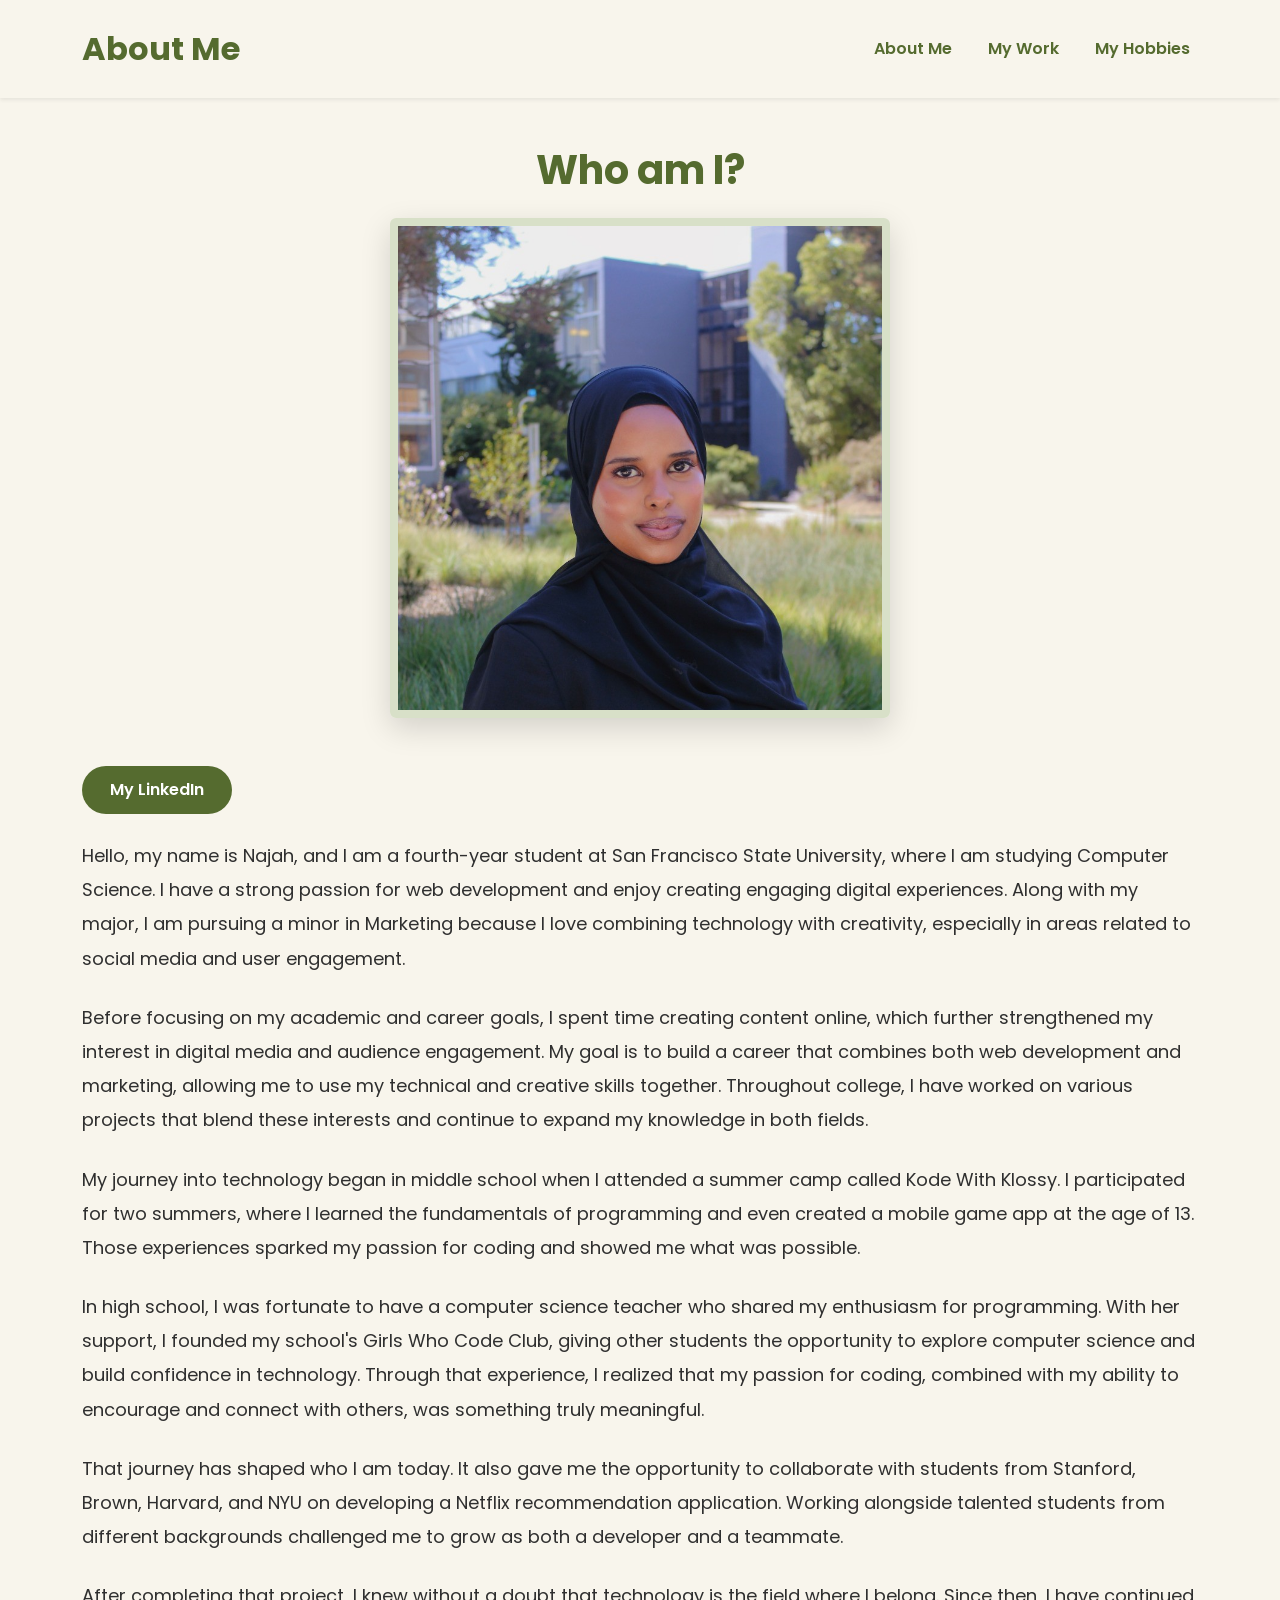
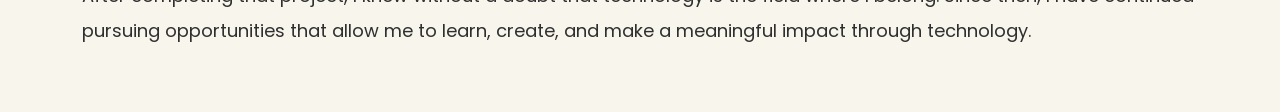
<file: index.html>
<!DOCTYPE html>
<html lang="en">

<head>
    <meta charset="UTF-8">
    <meta name="viewport" content="width=device-width, initial-scale=1.0">

    <title>about Me | Najah</title>

    <!-- Bootstrap CSS -->
    <link href="https://cdn.jsdelivr.net/npm/bootstrap@5.3.3/dist/css/bootstrap.min.css" rel="stylesheet">

    <!-- Google Font -->
    <link rel="preconnect" href="https://fonts.googleapis.com">
    <link rel="preconnect" href="https://fonts.gstatic.com" crossorigin>
    <link href="https://fonts.googleapis.com/css2?family=Poppins:wght@300;400;600;700&display=swap" rel="stylesheet">

    <!-- Your CSS -->
    <link rel="stylesheet" href="styles.css">
</head>

<body>

    <!-- Navigation -->
    <header>
        <nav class="navbar navbar-expand-lg bg-white shadow-sm">
            <div class="container">

                <a class="navbar-brand fw-bold" href="index.html">
                    About Me
                </a>

                <button class="navbar-toggler"
                        type="button"
                        data-bs-toggle="collapse"
                        data-bs-target="#navbarNav">

                    <span class="navbar-toggler-icon"></span>

                </button>

                <div class="collapse navbar-collapse" id="navbarNav">

                    <ul class="navbar-nav ms-auto">

                        <li class="nav-item">
                            <a class="nav-link active" href="Index.html">
                                About Me
                            </a>
                        </li>

                        <li class="nav-item">
                            <a class="nav-link" href="My Work.html">
                                My Work
                            </a>
                        </li>

                        <li class="nav-item">
                            <a class="nav-link" href="Hobbies.html">
                                My Hobbies
                            </a>
                        </li>

                    </ul>

                </div>

            </div>
        </nav>
    </header>

    <!-- About Me -->
    <main>

        <section id="about" class="container py-5">

            <h1 class="text-center mb-4">
                Who am I?
            </h1>

            <img src="images/Profile.jpeg"
                 alt="Portrait of Najah"
                 class="img-fluid rounded mx-auto d-block mb-5 profile-image">

           <a href="https://www.linkedin.com/in/najah-egeh-26a25228a/"
                 target="_blank"
                 class="btn btn-primary">
                 My LinkedIn
            </a>

            <p>
                Hello, my name is Najah, and I am a fourth-year student at San Francisco State University, where I am studying Computer Science. I have a strong passion for web development and enjoy creating engaging digital experiences. Along with my major, I am pursuing a minor in Marketing because I love combining technology with creativity, especially in areas related to social media and user engagement.
            </p>

            <p>
                Before focusing on my academic and career goals, I spent time creating content online, which further strengthened my interest in digital media and audience engagement. My goal is to build a career that combines both web development and marketing, allowing me to use my technical and creative skills together. Throughout college, I have worked on various projects that blend these interests and continue to expand my knowledge in both fields.
            </p>

            <p>
                My journey into technology began in middle school when I attended a summer camp called Kode With Klossy. I participated for two summers, where I learned the fundamentals of programming and even created a mobile game app at the age of 13. Those experiences sparked my passion for coding and showed me what was possible.
            </p>

            <p>
                In high school, I was fortunate to have a computer science teacher who shared my enthusiasm for programming. With her support, I founded my school's Girls Who Code Club, giving other students the opportunity to explore computer science and build confidence in technology. Through that experience, I realized that my passion for coding, combined with my ability to encourage and connect with others, was something truly meaningful.
            </p>

            <p>
                That journey has shaped who I am today. It also gave me the opportunity to collaborate with students from Stanford, Brown, Harvard, and NYU on developing a Netflix recommendation application. Working alongside talented students from different backgrounds challenged me to grow as both a developer and a teammate.
            </p>

            <p>
                After completing that project, I knew without a doubt that technology is the field where I belong. Since then, I have continued pursuing opportunities that allow me to learn, create, and make a meaningful impact through technology.
            </p>

        </section>

    </main>

    <!-- Bootstrap JavaScript -->
    <script src="https://cdn.jsdelivr.net/npm/bootstrap@5.3.3/dist/js/bootstrap.bundle.min.js"></script>

</body>

</html>
</file>
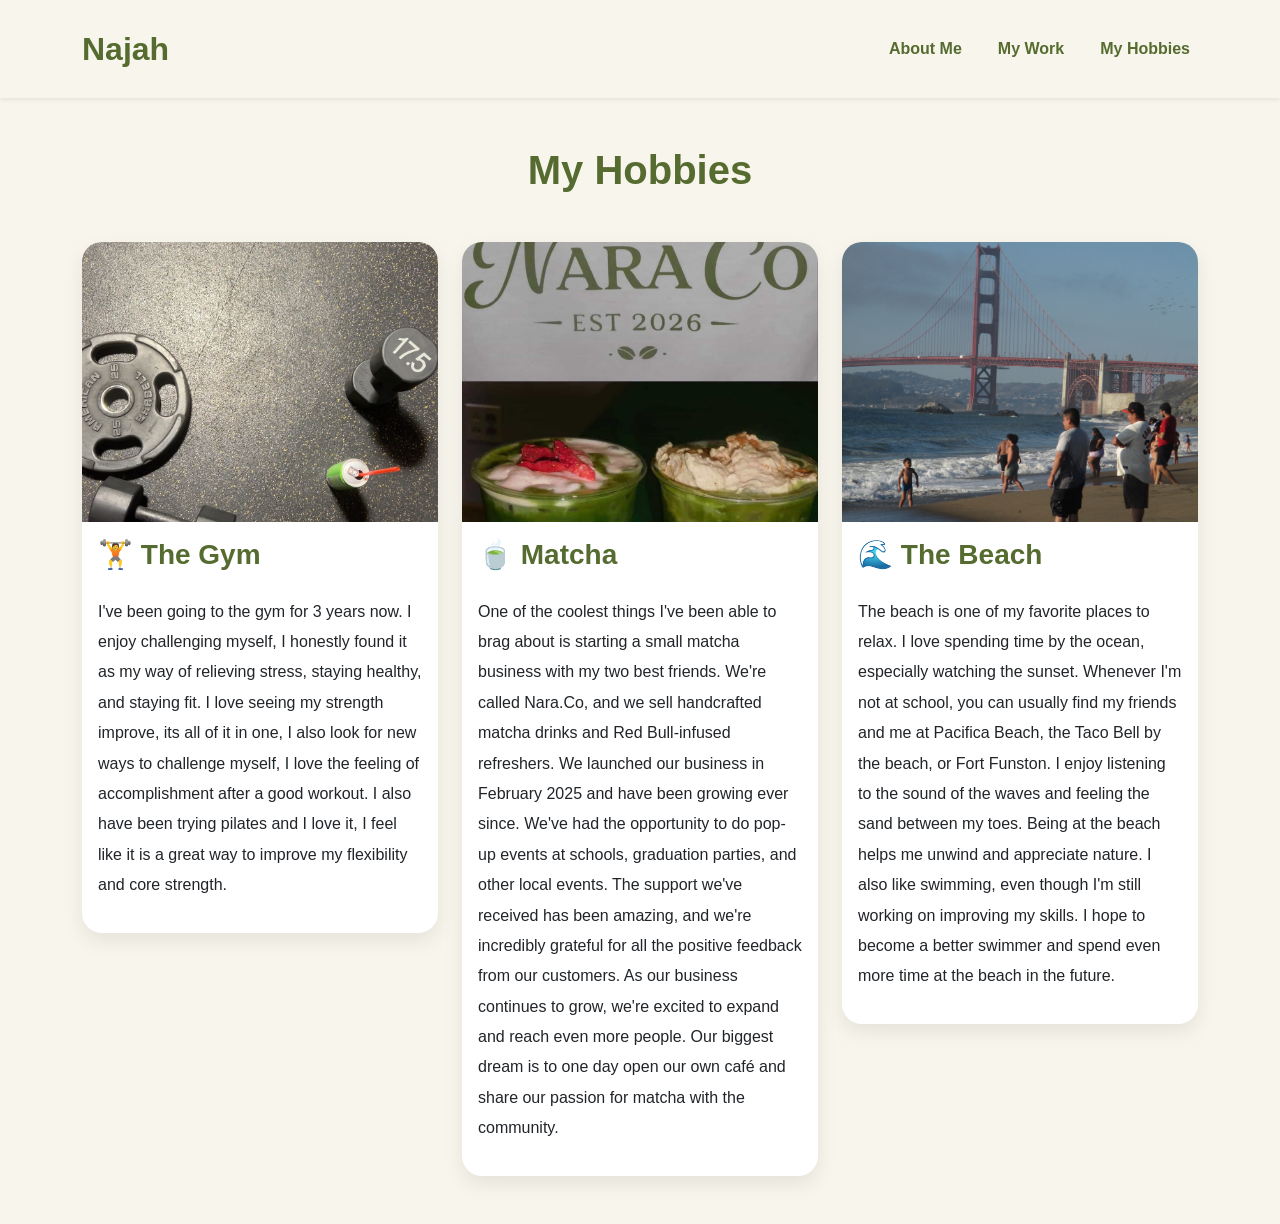
<file: My Hobbies.html>
<!DOCTYPE html>
<html lang="en">

<head>
    <meta charset="UTF-8">
    <meta name="viewport" content="width=device-width, initial-scale=1.0">

    <title>My hobbies | Najah</title>

    <link href="https://cdn.jsdelivr.net/npm/bootstrap@5.3.3/dist/css/bootstrap.min.css" rel="stylesheet">

    <link rel="stylesheet" href="styles.css">
</head>

<body>

<header>
    <nav class="navbar navbar-expand-lg bg-white shadow-sm">
        <div class="container">

            <a class="navbar-brand fw-bold" href="index.html">
                Najah
            </a>

            <button class="navbar-toggler" type="button"
                data-bs-toggle="collapse"
                data-bs-target="#navbarNav">

                <span class="navbar-toggler-icon"></span>

            </button>

            <div class="collapse navbar-collapse" id="navbarNav">

                <ul class="navbar-nav ms-auto">

                    <li class="nav-item">
                        <a class="nav-link" href="index.html">About Me</a>
                    </li>

                    <li class="nav-item">
                        <a class="nav-link" href="My Work.html">My Work</a>
                    </li>

                    <li class="nav-item">
                        <a class="nav-link active" href="My Hobbies.html">My Hobbies</a>
                    </li>

                </ul>

            </div>

        </div>
    </nav>
</header>

<main class="container py-5">

    <h1 class="text-center mb-5">
        My Hobbies
    </h1>

    <div class="row g-4">

        <!-- Gym -->

        <div class="col-md-4">

            <div class="card hobby-card">

                <img src="images/gym.PNG"
                     class="card-img-top"
                     alt="Najah working out at the gym">

                <div class="card-body">

                    <h3>🏋️ The Gym</h3>

                    <p>
                        I've been going to the gym for 3 years now. I enjoy challenging myself, I honestly found it as my way of relieving stress, staying healthy, and staying fit. I love seeing my strength improve, its all of it in one, I also look for new ways to challenge myself, I love the feeling of accomplishment after a good workout. 
                        I also have been trying pilates and I love it, I feel like it is a great way to improve my flexibility and core strength. 

                </div>

            </div>

        </div>

        <!-- Matcha -->

        <div class="col-md-4">

            <div class="card hobby-card">

                <img src="images/Matcha.JPG"
                    class="card-img-top"
                    alt="Matcha drink">

                <div class="card-body">

                    <h3>🍵 Matcha</h3>

                    <p>
                       One of the coolest things I've been able to brag about is starting a small matcha business with my two best friends. We're called Nara.Co, and we sell handcrafted matcha drinks and Red Bull-infused refreshers. We launched our business in February 2025 and have been growing ever since.

We've had the opportunity to do pop-up events at schools, graduation parties, and other local events. The support we've received has been amazing, and we're incredibly grateful for all the positive feedback from our customers. As our business continues to grow, we're excited to expand and reach even more people. Our biggest dream is to one day open our own café and share our passion for matcha with the community.

                    </p>

                </div>

            </div>

        </div>

        <!-- Beach -->

        <div class="col-md-4">

            <div class="card hobby-card">

                <img src="images/beach.jpg"
                     class="card-img-top"
                     alt="Beach view">

                <div class="card-body">

                    <h3>🌊 The Beach</h3>

                    <p>
                        The beach is one of my favorite places to relax. I love spending time by the ocean, especially watching the sunset. Whenever I'm not at school, you can usually find my friends and me at Pacifica Beach, the Taco Bell by the beach, or Fort Funston. I enjoy listening to the sound of the waves and feeling the sand between my toes. Being at the beach helps me unwind and appreciate nature. I also like swimming, even though I'm still working on improving my skills. I hope to become a better swimmer and spend even more time at the beach in the future.

                    </p>

                </div>

            </div>

        </div>

    </div>

</main>

<script src="https://cdn.jsdelivr.net/npm/bootstrap@5.3.3/dist/js/bootstrap.bundle.min.js"></script>

</body>

</html>
</file>
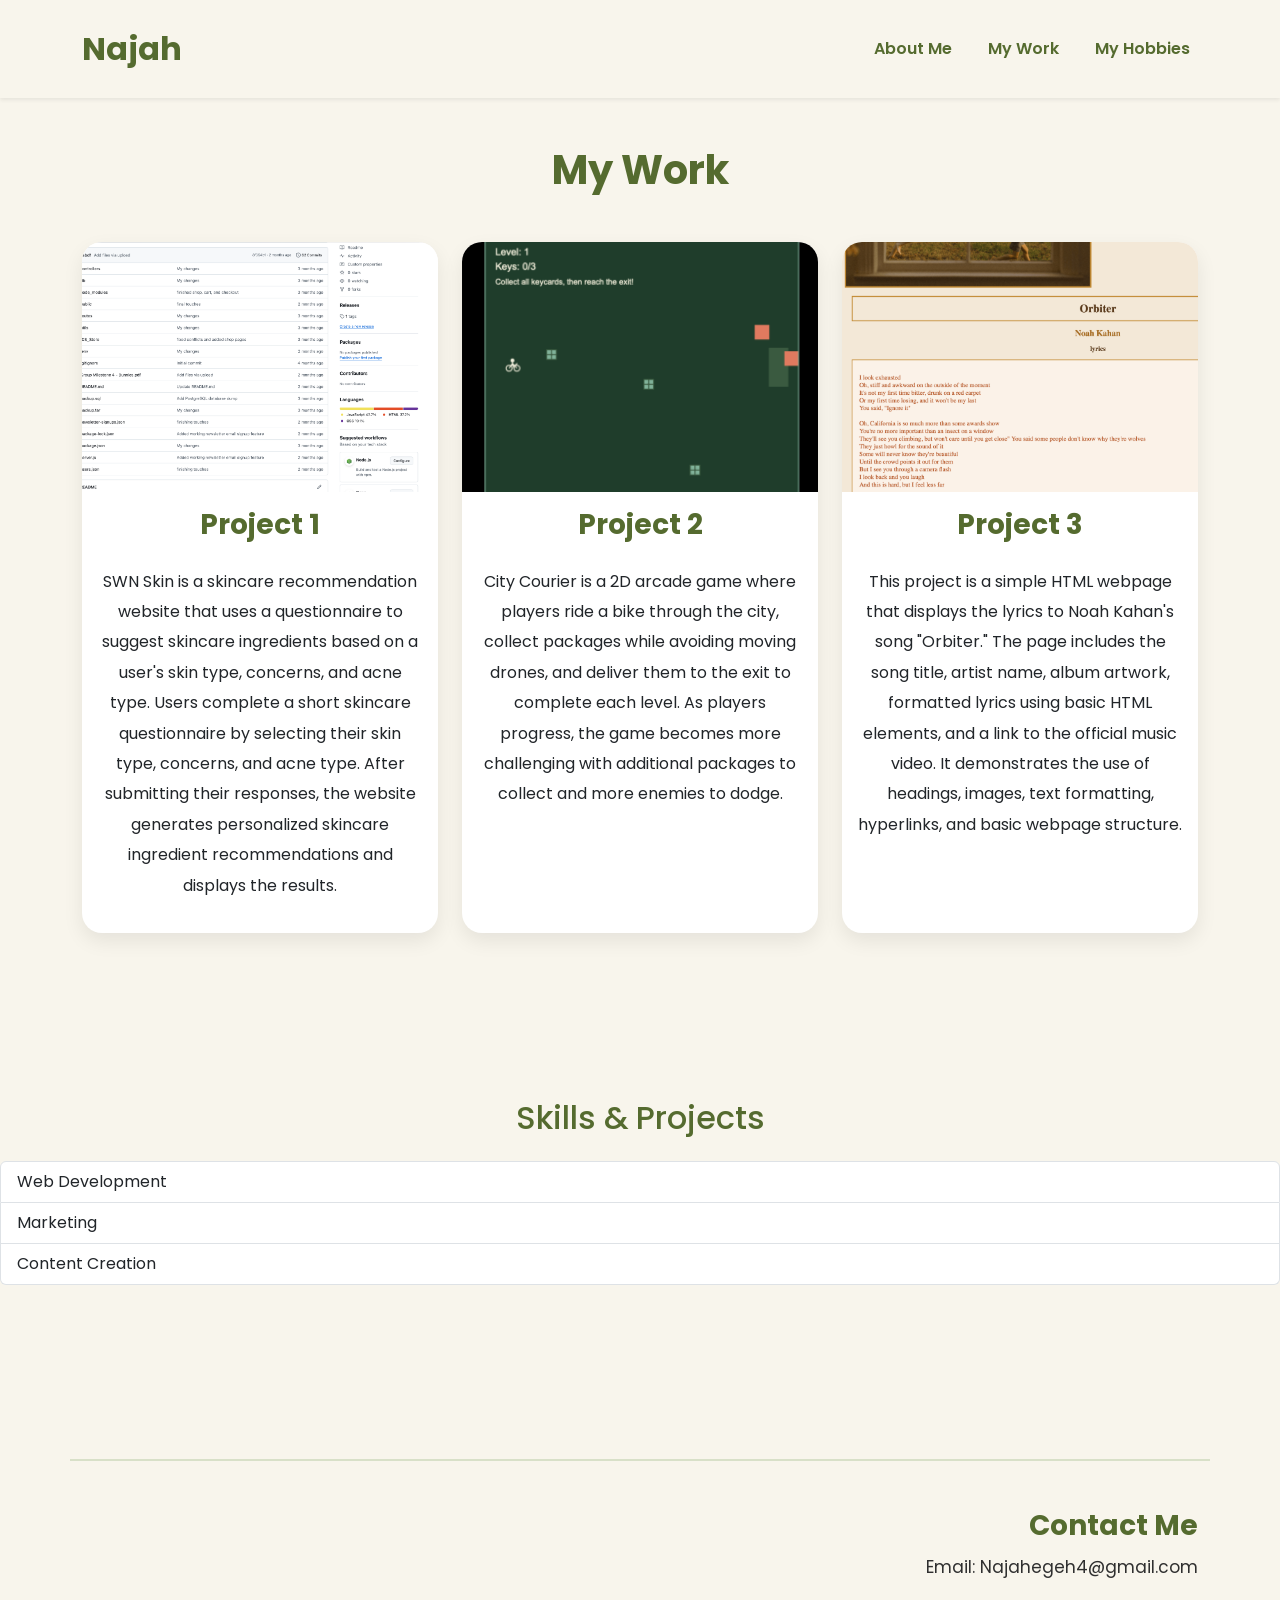
<file: My Work.html>
<!DOCTYPE html>
<html lang="en">

<head>
    <meta charset="UTF-8">
    <meta name="viewport" content="width=device-width, initial-scale=1.0">

    <title>My work | Najah</title>

    <!-- Bootstrap CSS -->
    <link href="https://cdn.jsdelivr.net/npm/bootstrap@5.3.3/dist/css/bootstrap.min.css" rel="stylesheet">

    <!-- Google Font -->
    <link rel="preconnect" href="https://fonts.googleapis.com">
    <link rel="preconnect" href="https://fonts.gstatic.com" crossorigin>
    <link href="https://fonts.googleapis.com/css2?family=Poppins:wght@300;400;600;700&display=swap" rel="stylesheet">

    <!-- Custom CSS -->
    <link rel="stylesheet" href="styles.css">
</head>

<body>

    <!-- Navigation -->
    <header>
        <nav class="navbar navbar-expand-lg bg-white shadow-sm">
            <div class="container">

                <a class="navbar-brand fw-bold" href="index.html">
                    Najah
                </a>

                <button class="navbar-toggler"
                        type="button"
                        data-bs-toggle="collapse"
                        data-bs-target="#navbarNav">

                    <span class="navbar-toggler-icon"></span>

                </button>

                <div class="collapse navbar-collapse" id="navbarNav">

                    <ul class="navbar-nav ms-auto">

                        <li class="nav-item">
                            <a class="nav-link" href="index.html">
                                About Me
                            </a>
                        </li>

                        <li class="nav-item">
                            <a class="nav-link active" href="work.html">
                                My Work
                            </a>
                        </li>

                        <li class="nav-item">
                            <a class="nav-link" href="My Hobbies.html">
                                My Hobbies
                            </a>
                        </li>

                    </ul>

                </div>

            </div>
        </nav>
    </header>

    <!-- Main Content -->
    <main class="container py-5">

        <h1 class="text-center mb-5">
            My Work
        </h1>

        <div class="row g-4">

            <!-- Project 1 -->
            <div class="col-md-4">

                <div class="card project-card h-100">

                    <img src="images/SWNSKIN.png"
                         class="card-img-top"
                         alt="Project 1">

                    <div class="card-body">

                        <h3>Project 1</h3>

                        <p>
                            SWN Skin is a skincare recommendation website that uses a questionnaire to suggest skincare ingredients based on a user's skin type, concerns, and acne type. Users complete a short skincare questionnaire by selecting their skin type, concerns, and acne type. After submitting their responses, the website generates personalized skincare ingredient recommendations and displays the results.
                        </p>

                    </div>

                </div>

            </div>

            <!-- Project 2 -->
            <div class="col-md-4">

                <div class="card project-card h-100">

                    <img src="images/CityCourier.png" class="card-img-top" alt="Project 2">
                         

                    <div class="card-body">

                        <h3>Project 2</h3>

                        <p>
                            City Courier is a 2D arcade game where players ride a bike through the city, collect packages while avoiding moving drones, and deliver them to the exit to complete each level. As players progress, the game becomes more challenging with additional packages to collect and more enemies to dodge.
                        </p>

                    </div>

                </div>

            </div>

            <!-- Project 3 -->
            <div class="col-md-4">

                <div class="card project-card h-100">

                    <img src="images/Oribiter.png"
                         class="card-img-top"
                         alt="Project 3">

                    <div class="card-body">

                        <h3>Project 3</h3>

                        <p>
                            This project is a simple HTML webpage that displays the lyrics to Noah Kahan's song "Orbiter." The page includes the song title, artist name, album artwork, formatted lyrics using basic HTML elements, and a link to the official music video. It demonstrates the use of headings, images, text formatting, hyperlinks, and basic webpage structure.
                        </p>

                    </div>

                </div>

            </div>

        </div>

    </main>

    <!-- Bootstrap JavaScript -->
    <script src="https://cdn.jsdelivr.net/npm/bootstrap@5.3.3/dist/js/bootstrap.bundle.min.js"></script>
</div> <!-- row -->

<!-- Skills & Projects -->

<section class="mt-5">

    <h2 class="text-center mb-4">
        Skills & Projects
    </h2>

    <ul class="list-group mb-4">

        <li class="list-group-item">
            Web Development
        </li>

        <li class="list-group-item">
            Marketing
        </li>

        <li class="list-group-item">
            Content Creation
        </li>

    </ul>



</section>

</main>

<!-- Contact Section -->

<footer class="container py-5">

    <div class="text-end">

        <h3>Contact Me</h3>

        <p>Email:
            Najahegeh4@gmail.com
        </p>

        <p>__________________________</p>

    </div>

</footer>



</footer>
</body>

</html>
</file>
<file: styles.css>
/* Google Font */
body{
    font-family: 'Poppins', sans-serif;
    background-color:#F8F5EC;
    color:#2F2F2F;
}

/* ---------- NAVBAR ---------- */

.navbar{
    background:#F8F5EC !important;
    padding:20px 0;
}

.navbar-brand{
    color:#556B2F !important;
    font-size:2rem;
    font-weight:700;
}

.nav-link{
    color:#556B2F !important;
    font-weight:600;
    margin-left:20px;
    transition:.3s;
}

.nav-link:hover{
    color:#3E4E24 !important;
}

/* ---------- HEADINGS ---------- */

h1{
    color:#556B2F;
    font-weight:700;
    margin-bottom:35px;
}

h2{
    color:#556B2F;
}

/* ---------- PROFILE IMAGE ---------- */

.profile-image{
    width:500px;
    max-width:100%;
    border-radius:20px;
    display:block;
    margin:auto;
    border:8px solid #D8E0C8;
    box-shadow:0 10px 30px rgba(0,0,0,.15);
}

/* ---------- PARAGRAPHS ---------- */

p{
    font-size:18px;
    line-height:1.9;
    margin-top:25px;
}

/* ---------- BUTTON ---------- */

.btn-primary{
    background:#556B2F;
    border:none;
    border-radius:30px;
    padding:12px 28px;
    font-weight:600;
}

.btn-primary:hover{
    background:#3E4E24;
}

/* ---------- SECTION ---------- */

section{
    padding:70px 0;
}
.hobby-card{
    border:none;
    border-radius:20px;
    overflow:hidden;
    box-shadow:0 8px 20px rgba(0,0,0,.08);
    background:#ffffff;
}

.hobby-card img{
    height:280px;
    object-fit:cover;
}

.hobby-card h3{
    color:#556B2F;
    font-weight:700;
    margin-bottom:15px;
}

.hobby-card p{
    font-size:16px;
}
/* ---------- PROJECT CARDS ---------- */

.project-card{
    border: none;
    border-radius: 20px;
    overflow: hidden;
    background: white;
    box-shadow: 0 8px 20px rgba(0,0,0,.08);
    transition: transform .3s ease;
}

.project-card:hover{
    transform: translateY(-8px);
}

.project-card img{
    height: 250px;
    object-fit: cover;
    background: #D8E0C8;
}

.project-card h3{
    color: #556B2F;
    font-weight: 700;
    text-align: center;
    margin-bottom: 15px;
}

.project-card p{
    text-align: center;
    font-size: 16px;
}
/* ---------- CONTACT SECTION ---------- */

footer{
    margin-top:80px;
    border-top:2px solid #D8E0C8;
    padding-top:30px;
}

footer h3{
    color:#556B2F;
    font-weight:700;
}

footer p{
    margin:0;
    font-size:17px;
}
</file>
